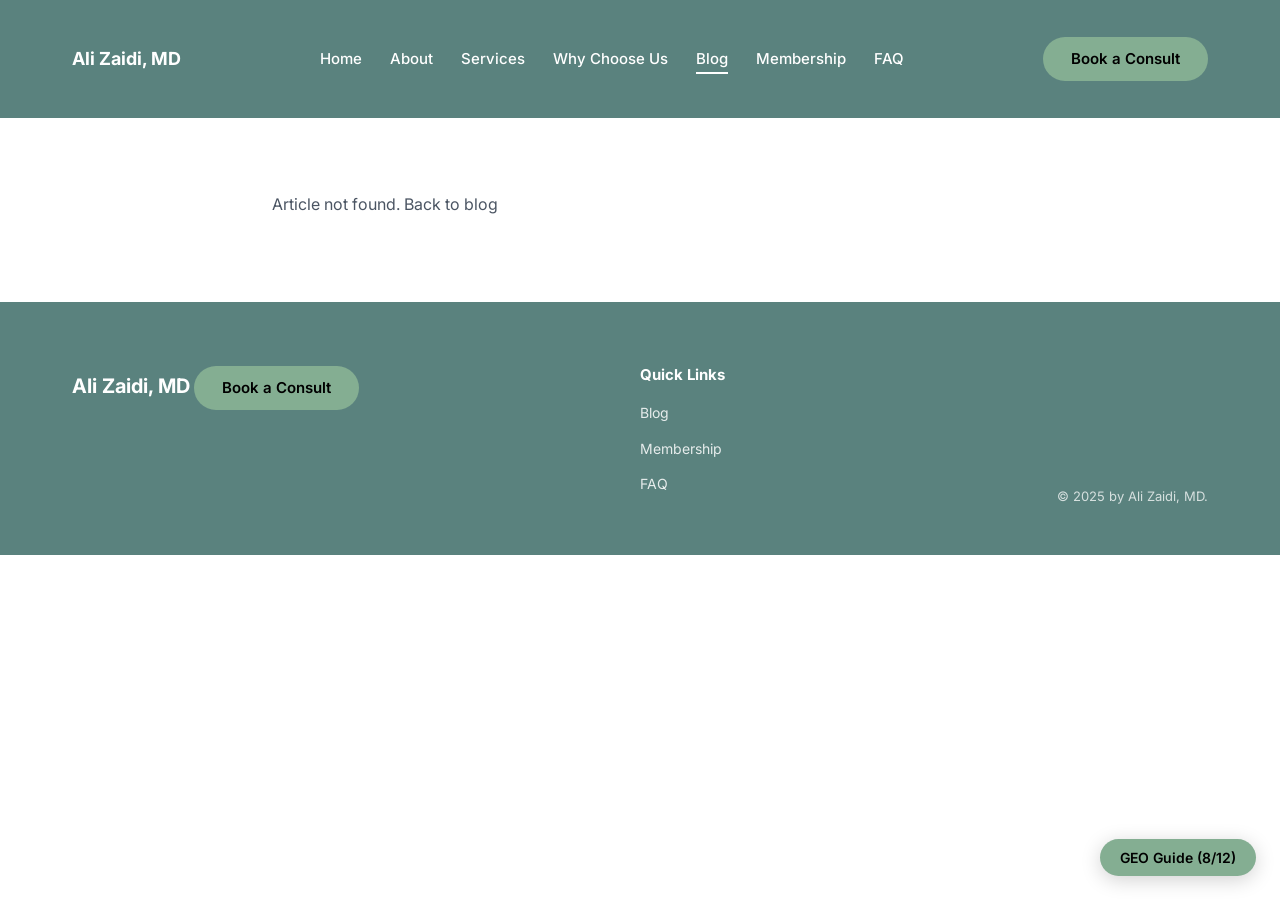
<file: post.html>
<!DOCTYPE html>
<html lang="en">
<head>
  <meta charset="UTF-8">
  <meta name="viewport" content="width=device-width, initial-scale=1.0">
  <meta name="description" content="Article by Dr. Ali Zaidi, MD">
  <title>Article | Dr. Ali Zaidi, MD</title>
  <link rel="icon" href="https://static.wixstatic.com/media/159cea_269cf6c928ac4059a3e1c75422ed921c~mv2.png/v1/fill/w_32,h_32,lg_1,usm_0.66_1.00_0.01/159cea_269cf6c928ac4059a3e1c75422ed921c~mv2.png" type="image/png">
  <link rel="apple-touch-icon" href="https://static.wixstatic.com/media/159cea_269cf6c928ac4059a3e1c75422ed921c~mv2.png/v1/fill/w_180,h_180,lg_1,usm_0.66_1.00_0.01/159cea_269cf6c928ac4059a3e1c75422ed921c~mv2.png">
  <link rel="preconnect" href="https://fonts.googleapis.com">
  <link rel="preconnect" href="https://fonts.gstatic.com" crossorigin>
  <link rel="preload" href="https://fonts.googleapis.com/css2?family=Inter:wght@400;500;600;700&display=swap" as="style">
  <link href="https://fonts.googleapis.com/css2?family=Inter:wght@400;500;600;700&display=swap" rel="stylesheet">
  <link rel="stylesheet" href="css/style.css">
</head>
<body class="subpage">

  <header id="site-header">
    <div class="container nav-wrapper">
      <a href="index.html" class="logo">Ali Zaidi, MD</a>
      <button class="nav-toggle" aria-label="Toggle navigation menu" aria-expanded="false">
        <span></span><span></span><span></span>
      </button>
      <nav class="main-nav" aria-label="Main navigation">
        <ul class="nav-links">
          <li><a href="index.html">Home</a></li>
          <li><a href="index.html#about">About</a></li>
          <li><a href="index.html#services">Services</a></li>
          <li><a href="index.html#why-choose">Why Choose Us</a></li>
          <li><a href="blog.html" class="active">Blog</a></li>
          <li><a href="index.html#membership">Membership</a></li>
          <li><a href="index.html#faq">FAQ</a></li>
        </ul>
        <a href="index.html#consult-form" class="btn btn-pill nav-mobile-cta">Book a Consult</a>
      </nav>
      <a href="index.html#consult-form" class="btn btn-pill header-cta">Book a Consult</a>
    </div>
  </header>

  <main id="main-content">
    <section class="section">
      <div class="container page-body" id="post-content"></div>
    </section>
  </main>

  <footer id="site-footer">
    <div class="container footer-grid">
      <div class="footer-brand">
        <a href="index.html" class="footer-logo">Ali Zaidi, MD</a>
        <a href="index.html#consult-form" class="btn btn-pill">Book a Consult</a>
      </div>
      <div class="footer-links-col">
        <h3>Quick Links</h3>
        <ul>
          <li><a href="blog.html">Blog</a></li>
          <li><a href="index.html#membership">Membership</a></li>
          <li><a href="index.html#faq">FAQ</a></li>
        </ul>
      </div>
      <div class="footer-credit">
        <p>&copy; 2025 by Ali Zaidi, MD.</p>
      </div>
    </div>
  </footer>

  <script src="js/config.js"></script>
  <script src="js/blog-data.js"></script>
  <script src="js/blog.js"></script>
  <script src="js/main.js"></script>
  <script src="js/geo-guide.js"></script>
</body>
</html>
</file>
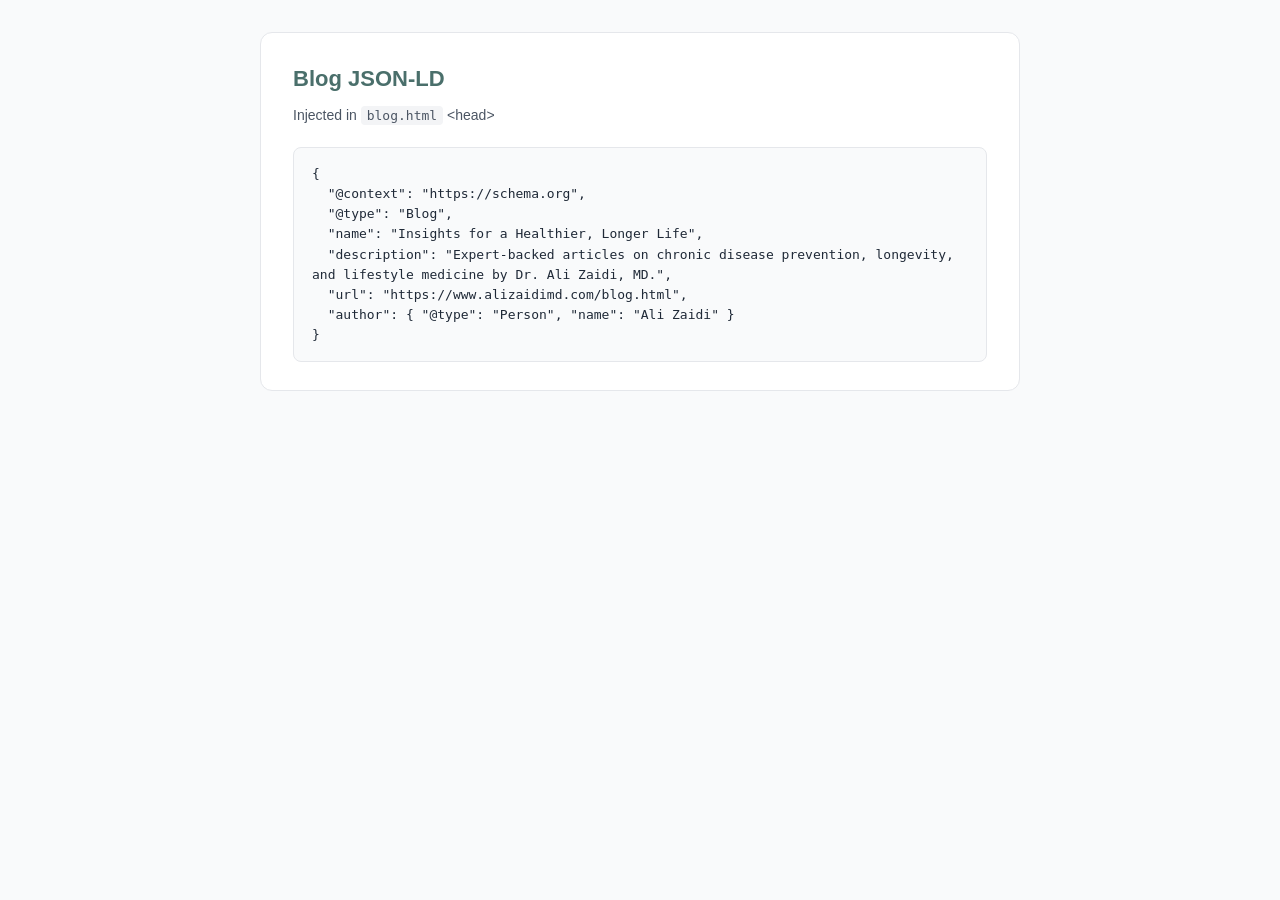
<file: geo-ref/blog-schema.html>
<!DOCTYPE html>
<html lang="en">
<head>
  <meta charset="UTF-8">
  <meta name="viewport" content="width=device-width, initial-scale=1.0">
  <meta name="robots" content="noindex">
  <title>Blog JSON-LD — GEO Reference</title>
  <link rel="stylesheet" href="geo-ref.css">
</head>
<body>
  <main>
    <h1>Blog JSON-LD</h1>
    <p class="note">Injected in <code>blog.html</code> &lt;head&gt;</p>
    <pre>{
  "@context": "https://schema.org",
  "@type": "Blog",
  "name": "Insights for a Healthier, Longer Life",
  "description": "Expert-backed articles on chronic disease prevention, longevity, and lifestyle medicine by Dr. Ali Zaidi, MD.",
  "url": "https://www.alizaidimd.com/blog.html",
  "author": { "@type": "Person", "name": "Ali Zaidi" }
}</pre>
  </main>
</body>
</html>
</file>
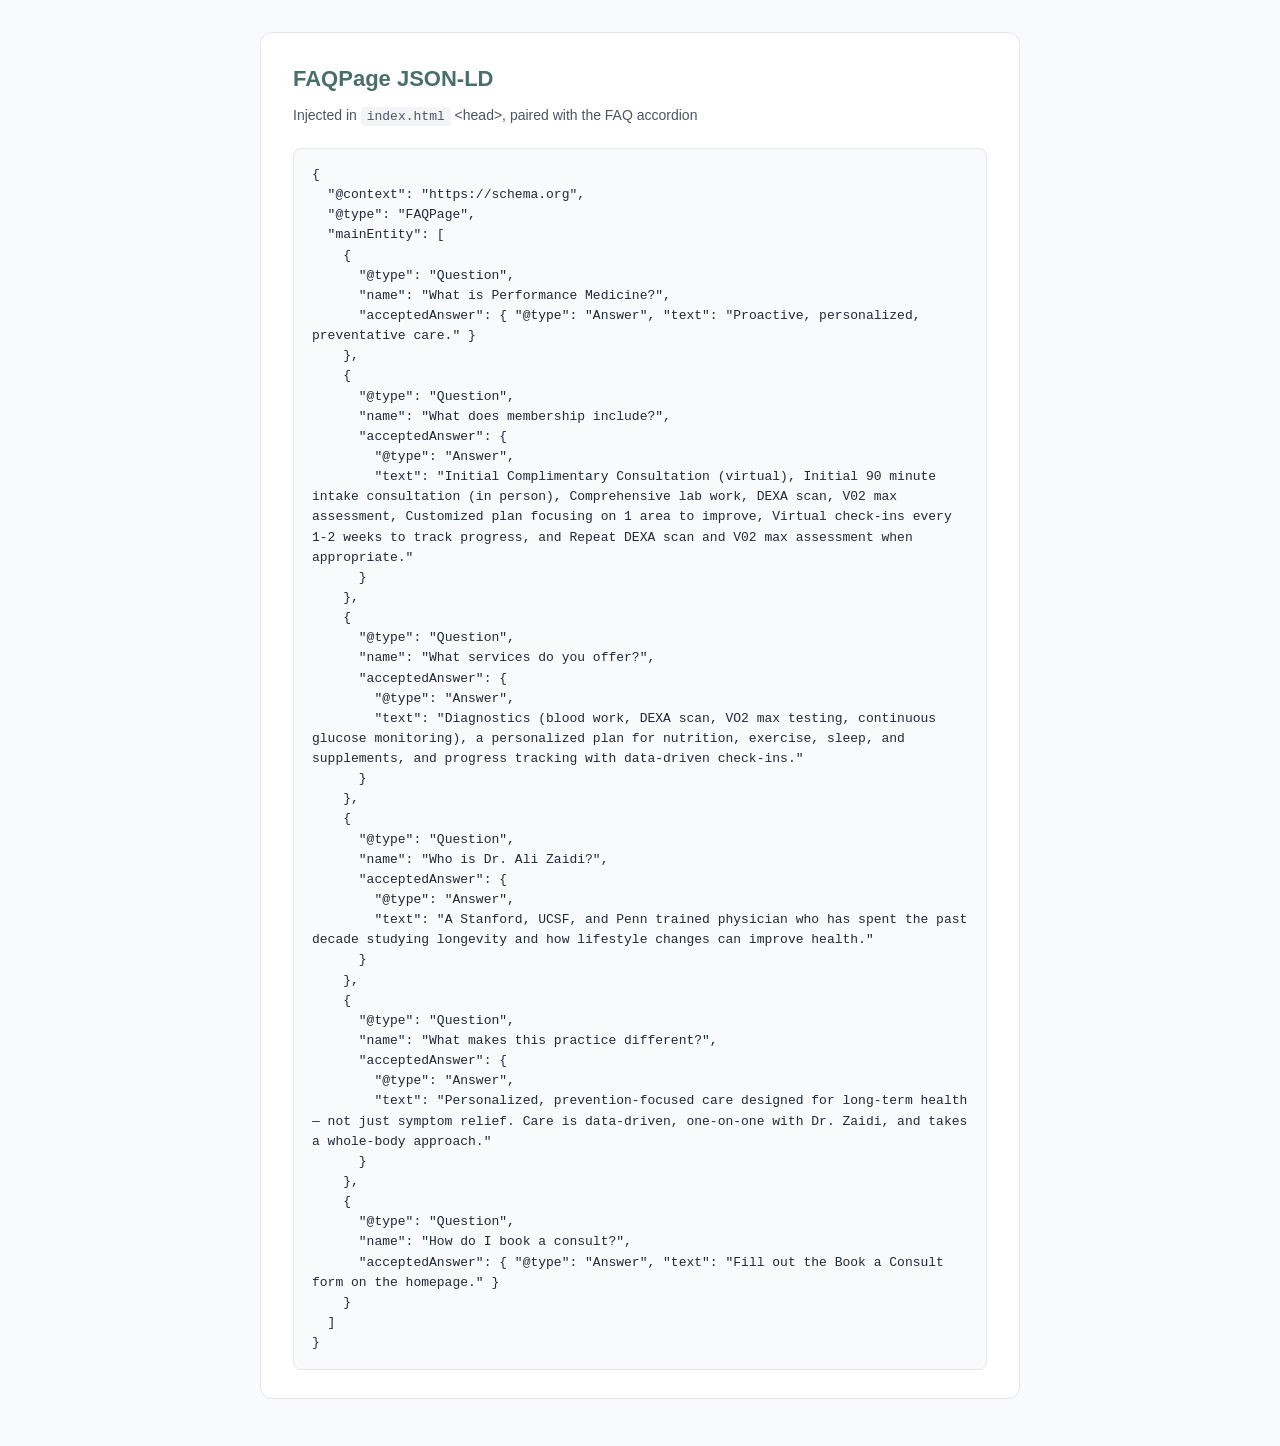
<file: geo-ref/faq-schema.html>
<!DOCTYPE html>
<html lang="en">
<head>
  <meta charset="UTF-8">
  <meta name="viewport" content="width=device-width, initial-scale=1.0">
  <meta name="robots" content="noindex">
  <title>FAQPage JSON-LD — GEO Reference</title>
  <link rel="stylesheet" href="geo-ref.css">
</head>
<body>
  <main>
    <h1>FAQPage JSON-LD</h1>
    <p class="note">Injected in <code>index.html</code> &lt;head&gt;, paired with the FAQ accordion</p>
    <pre>{
  "@context": "https://schema.org",
  "@type": "FAQPage",
  "mainEntity": [
    {
      "@type": "Question",
      "name": "What is Performance Medicine?",
      "acceptedAnswer": { "@type": "Answer", "text": "Proactive, personalized, preventative care." }
    },
    {
      "@type": "Question",
      "name": "What does membership include?",
      "acceptedAnswer": {
        "@type": "Answer",
        "text": "Initial Complimentary Consultation (virtual), Initial 90 minute intake consultation (in person), Comprehensive lab work, DEXA scan, V02 max assessment, Customized plan focusing on 1 area to improve, Virtual check-ins every 1-2 weeks to track progress, and Repeat DEXA scan and V02 max assessment when appropriate."
      }
    },
    {
      "@type": "Question",
      "name": "What services do you offer?",
      "acceptedAnswer": {
        "@type": "Answer",
        "text": "Diagnostics (blood work, DEXA scan, VO2 max testing, continuous glucose monitoring), a personalized plan for nutrition, exercise, sleep, and supplements, and progress tracking with data-driven check-ins."
      }
    },
    {
      "@type": "Question",
      "name": "Who is Dr. Ali Zaidi?",
      "acceptedAnswer": {
        "@type": "Answer",
        "text": "A Stanford, UCSF, and Penn trained physician who has spent the past decade studying longevity and how lifestyle changes can improve health."
      }
    },
    {
      "@type": "Question",
      "name": "What makes this practice different?",
      "acceptedAnswer": {
        "@type": "Answer",
        "text": "Personalized, prevention-focused care designed for long-term health — not just symptom relief. Care is data-driven, one-on-one with Dr. Zaidi, and takes a whole-body approach."
      }
    },
    {
      "@type": "Question",
      "name": "How do I book a consult?",
      "acceptedAnswer": { "@type": "Answer", "text": "Fill out the Book a Consult form on the homepage." }
    }
  ]
}</pre>
  </main>
</body>
</html>
</file>
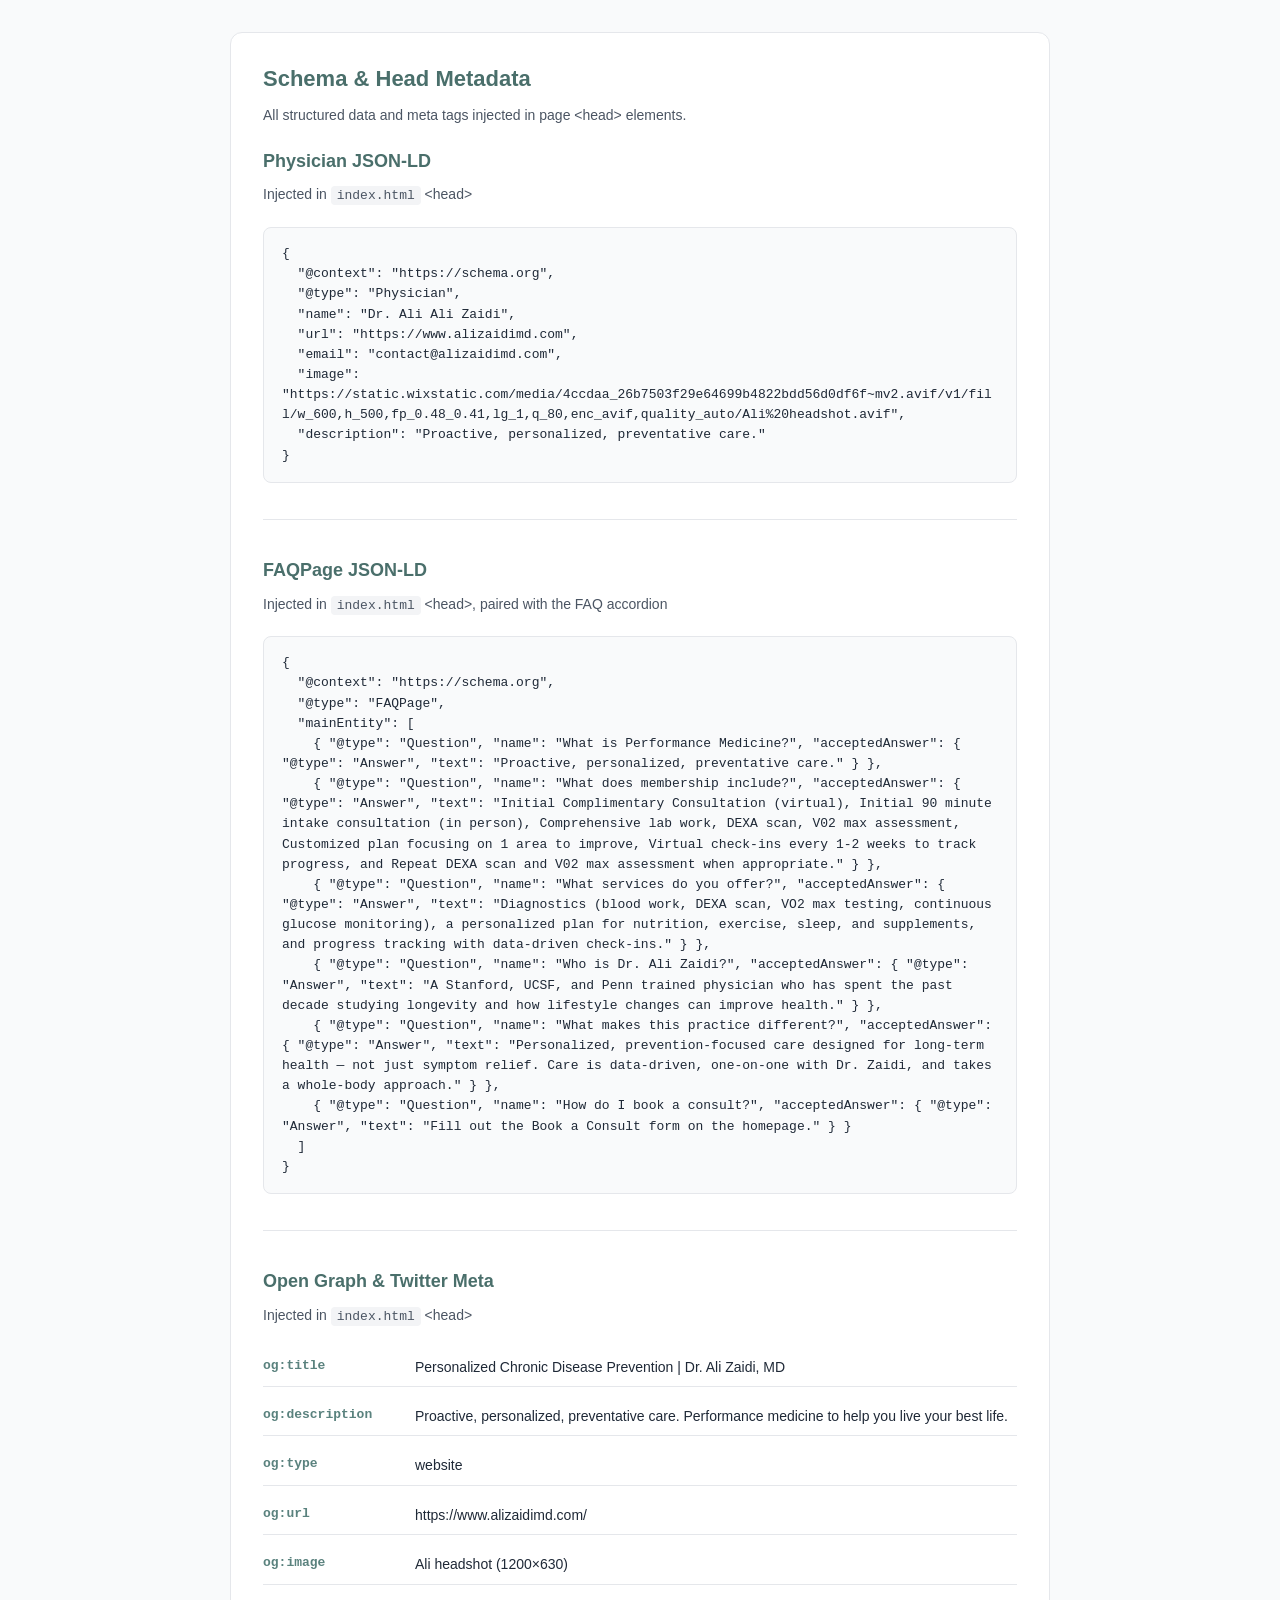
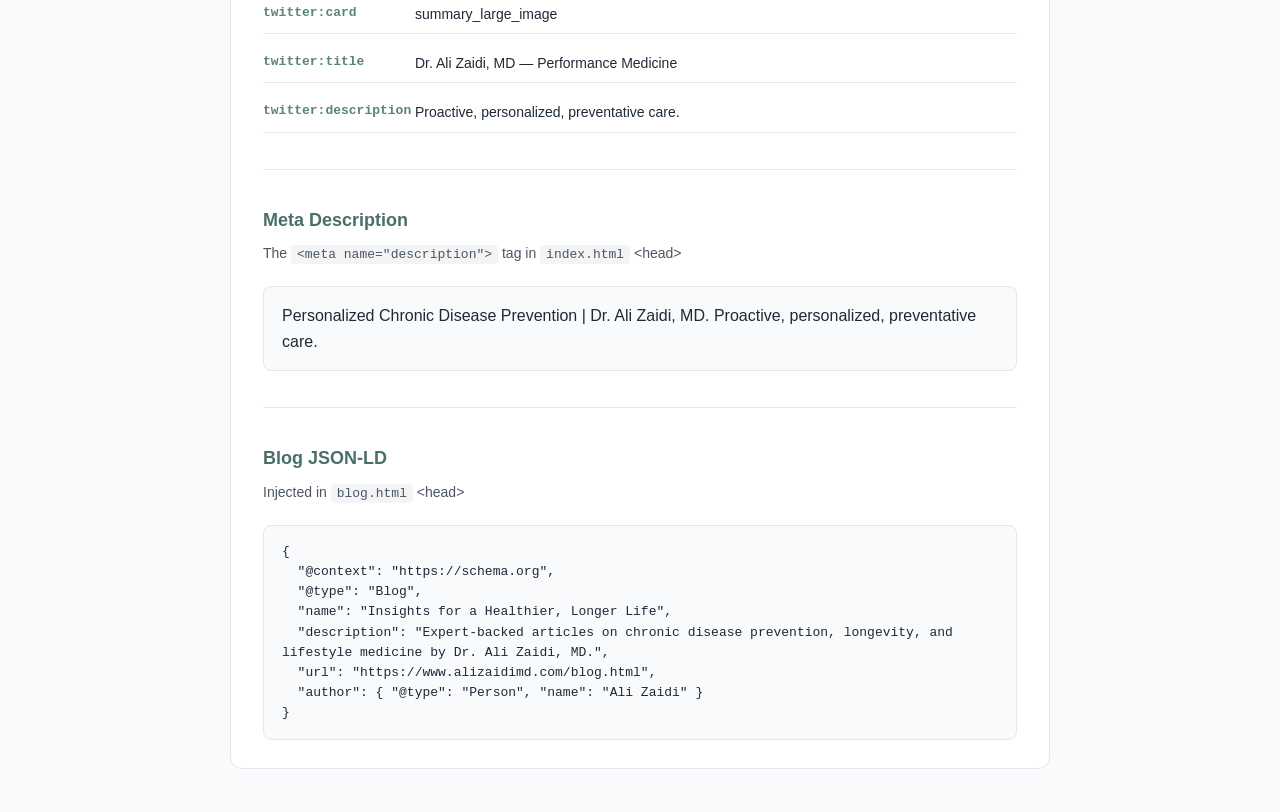
<file: geo-ref/head-metadata.html>
<!DOCTYPE html>
<html lang="en">
<head>
  <meta charset="UTF-8">
  <meta name="viewport" content="width=device-width, initial-scale=1.0">
  <meta name="robots" content="noindex">
  <title>Schema &amp; Head Metadata — GEO Reference</title>
  <link rel="stylesheet" href="geo-ref.css">
  <style>
    main { max-width: 820px; }
    section { margin-bottom: 36px; padding-bottom: 36px; border-bottom: 1px solid #e5e7eb; }
    section:last-child { margin-bottom: 0; padding-bottom: 0; border-bottom: none; }
  </style>
</head>
<body>
  <main>
    <h1>Schema &amp; Head Metadata</h1>
    <p class="note">All structured data and meta tags injected in page &lt;head&gt; elements.</p>

    <section>
      <h2>Physician JSON-LD</h2>
      <p class="note">Injected in <code>index.html</code> &lt;head&gt;</p>
      <pre>{
  "@context": "https://schema.org",
  "@type": "Physician",
  "name": "Dr. Ali Ali Zaidi",
  "url": "https://www.alizaidimd.com",
  "email": "contact@alizaidimd.com",
  "image": "https://static.wixstatic.com/media/4ccdaa_26b7503f29e64699b4822bdd56d0df6f~mv2.avif/v1/fill/w_600,h_500,fp_0.48_0.41,lg_1,q_80,enc_avif,quality_auto/Ali%20headshot.avif",
  "description": "Proactive, personalized, preventative care."
}</pre>
    </section>

    <section>
      <h2>FAQPage JSON-LD</h2>
      <p class="note">Injected in <code>index.html</code> &lt;head&gt;, paired with the FAQ accordion</p>
      <pre>{
  "@context": "https://schema.org",
  "@type": "FAQPage",
  "mainEntity": [
    { "@type": "Question", "name": "What is Performance Medicine?", "acceptedAnswer": { "@type": "Answer", "text": "Proactive, personalized, preventative care." } },
    { "@type": "Question", "name": "What does membership include?", "acceptedAnswer": { "@type": "Answer", "text": "Initial Complimentary Consultation (virtual), Initial 90 minute intake consultation (in person), Comprehensive lab work, DEXA scan, V02 max assessment, Customized plan focusing on 1 area to improve, Virtual check-ins every 1-2 weeks to track progress, and Repeat DEXA scan and V02 max assessment when appropriate." } },
    { "@type": "Question", "name": "What services do you offer?", "acceptedAnswer": { "@type": "Answer", "text": "Diagnostics (blood work, DEXA scan, VO2 max testing, continuous glucose monitoring), a personalized plan for nutrition, exercise, sleep, and supplements, and progress tracking with data-driven check-ins." } },
    { "@type": "Question", "name": "Who is Dr. Ali Zaidi?", "acceptedAnswer": { "@type": "Answer", "text": "A Stanford, UCSF, and Penn trained physician who has spent the past decade studying longevity and how lifestyle changes can improve health." } },
    { "@type": "Question", "name": "What makes this practice different?", "acceptedAnswer": { "@type": "Answer", "text": "Personalized, prevention-focused care designed for long-term health — not just symptom relief. Care is data-driven, one-on-one with Dr. Zaidi, and takes a whole-body approach." } },
    { "@type": "Question", "name": "How do I book a consult?", "acceptedAnswer": { "@type": "Answer", "text": "Fill out the Book a Consult form on the homepage." } }
  ]
}</pre>
    </section>

    <section>
      <h2>Open Graph &amp; Twitter Meta</h2>
      <p class="note">Injected in <code>index.html</code> &lt;head&gt;</p>
      <dl>
        <div><dt>og:title</dt><dd>Personalized Chronic Disease Prevention | Dr. Ali Zaidi, MD</dd></div>
        <div><dt>og:description</dt><dd>Proactive, personalized, preventative care. Performance medicine to help you live your best life.</dd></div>
        <div><dt>og:type</dt><dd>website</dd></div>
        <div><dt>og:url</dt><dd>https://www.alizaidimd.com/</dd></div>
        <div><dt>og:image</dt><dd>Ali headshot (1200×630)</dd></div>
        <div><dt>twitter:card</dt><dd>summary_large_image</dd></div>
        <div><dt>twitter:title</dt><dd>Dr. Ali Zaidi, MD — Performance Medicine</dd></div>
        <div><dt>twitter:description</dt><dd>Proactive, personalized, preventative care.</dd></div>
      </dl>
    </section>

    <section>
      <h2>Meta Description</h2>
      <p class="note">The <code>&lt;meta name="description"&gt;</code> tag in <code>index.html</code> &lt;head&gt;</p>
      <p class="value">Personalized Chronic Disease Prevention | Dr. Ali Zaidi, MD. Proactive, personalized, preventative care.</p>
    </section>

    <section>
      <h2>Blog JSON-LD</h2>
      <p class="note">Injected in <code>blog.html</code> &lt;head&gt;</p>
      <pre>{
  "@context": "https://schema.org",
  "@type": "Blog",
  "name": "Insights for a Healthier, Longer Life",
  "description": "Expert-backed articles on chronic disease prevention, longevity, and lifestyle medicine by Dr. Ali Zaidi, MD.",
  "url": "https://www.alizaidimd.com/blog.html",
  "author": { "@type": "Person", "name": "Ali Zaidi" }
}</pre>
    </section>
  </main>
</body>
</html>
</file>
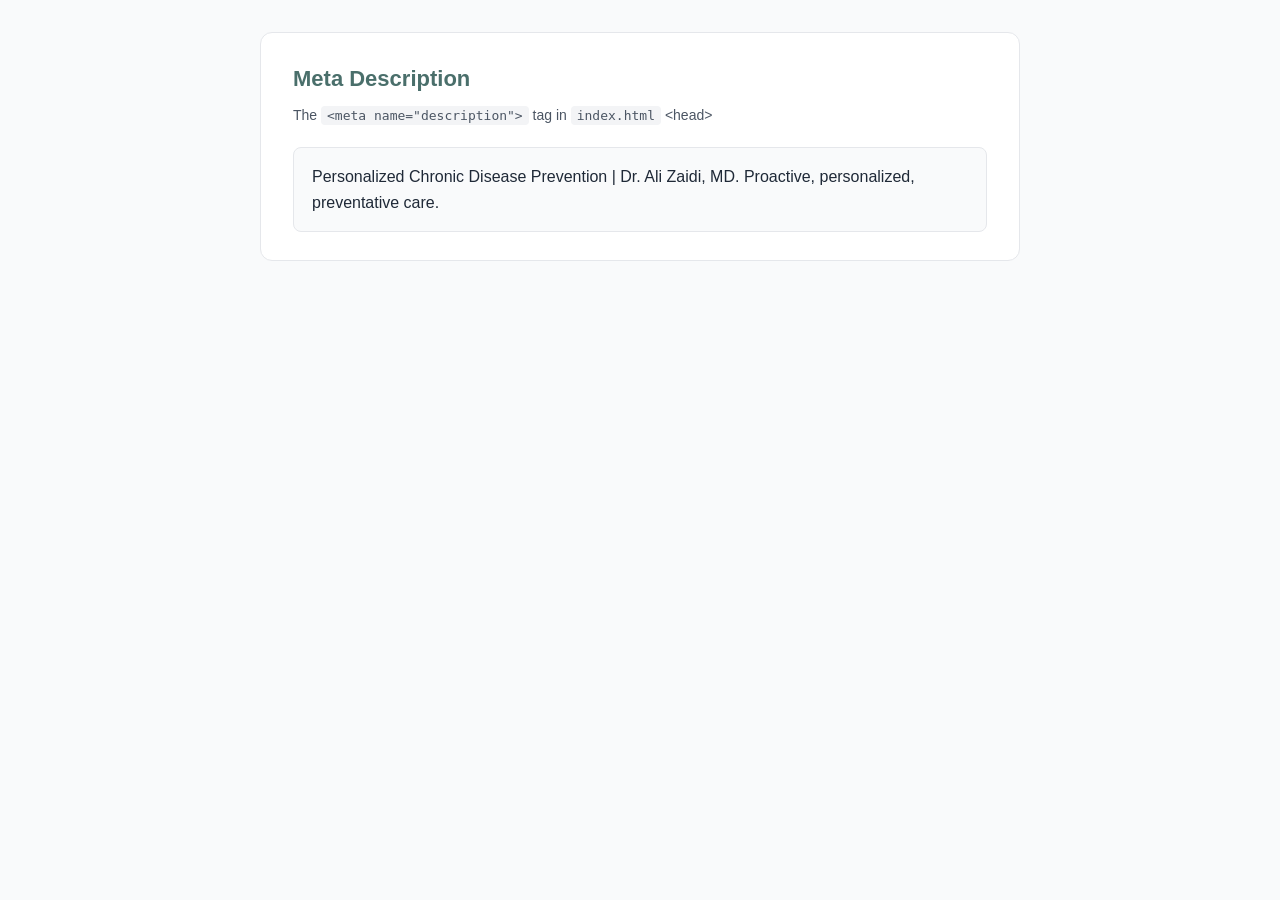
<file: geo-ref/meta-description.html>
<!DOCTYPE html>
<html lang="en">
<head>
  <meta charset="UTF-8">
  <meta name="viewport" content="width=device-width, initial-scale=1.0">
  <meta name="robots" content="noindex">
  <title>Meta Description — GEO Reference</title>
  <link rel="stylesheet" href="geo-ref.css">
</head>
<body>
  <main>
    <h1>Meta Description</h1>
    <p class="note">The <code>&lt;meta name="description"&gt;</code> tag in <code>index.html</code> &lt;head&gt;</p>
    <p class="value">Personalized Chronic Disease Prevention | Dr. Ali Zaidi, MD. Proactive, personalized, preventative care.</p>
  </main>
</body>
</html>
</file>
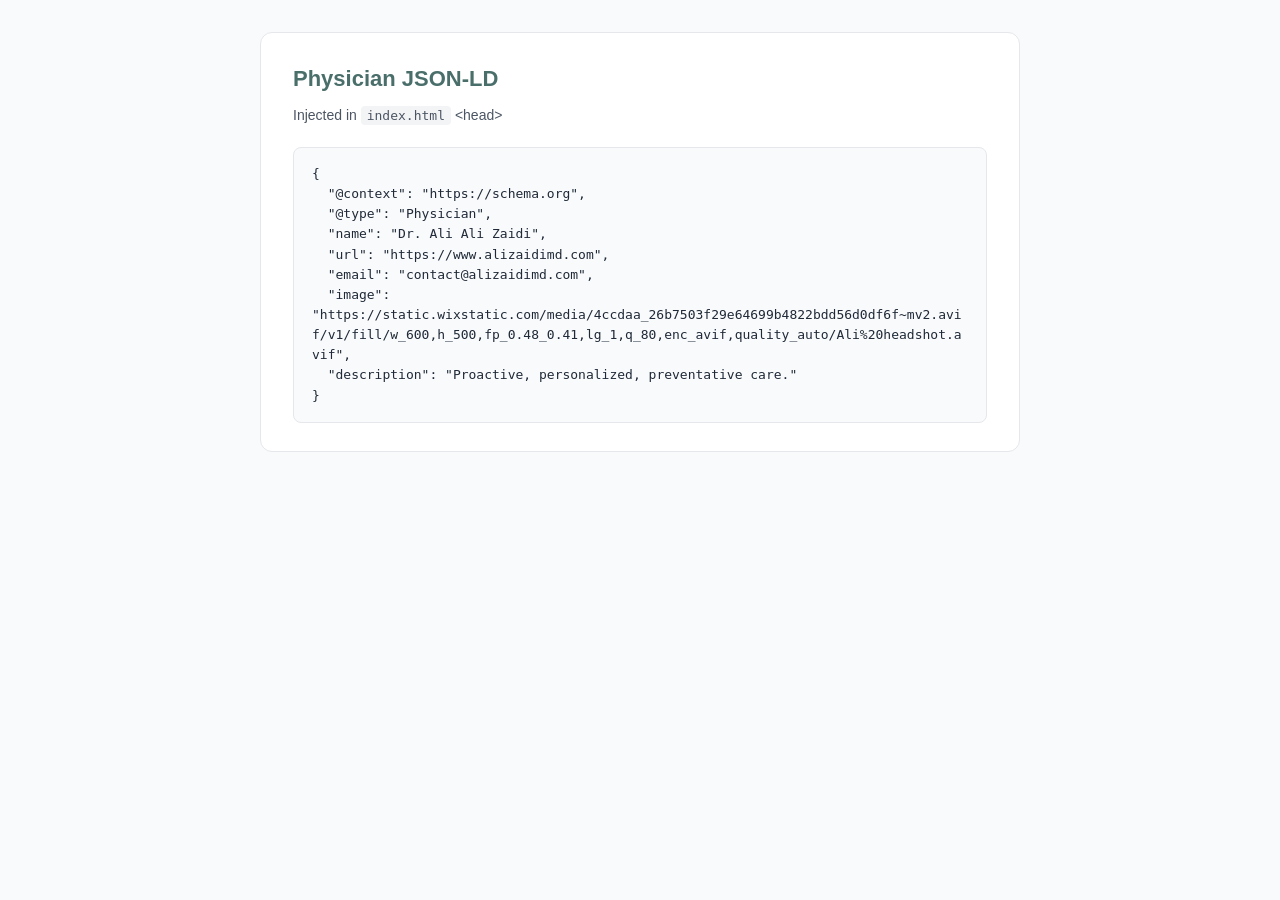
<file: geo-ref/physician-jsonld.html>
<!DOCTYPE html>
<html lang="en">
<head>
  <meta charset="UTF-8">
  <meta name="viewport" content="width=device-width, initial-scale=1.0">
  <meta name="robots" content="noindex">
  <title>Physician JSON-LD — GEO Reference</title>
  <link rel="stylesheet" href="geo-ref.css">
</head>
<body>
  <main>
    <h1>Physician JSON-LD</h1>
    <p class="note">Injected in <code>index.html</code> &lt;head&gt;</p>
    <pre>{
  "@context": "https://schema.org",
  "@type": "Physician",
  "name": "Dr. Ali Ali Zaidi",
  "url": "https://www.alizaidimd.com",
  "email": "contact@alizaidimd.com",
  "image": "https://static.wixstatic.com/media/4ccdaa_26b7503f29e64699b4822bdd56d0df6f~mv2.avif/v1/fill/w_600,h_500,fp_0.48_0.41,lg_1,q_80,enc_avif,quality_auto/Ali%20headshot.avif",
  "description": "Proactive, personalized, preventative care."
}</pre>
  </main>
</body>
</html>
</file>
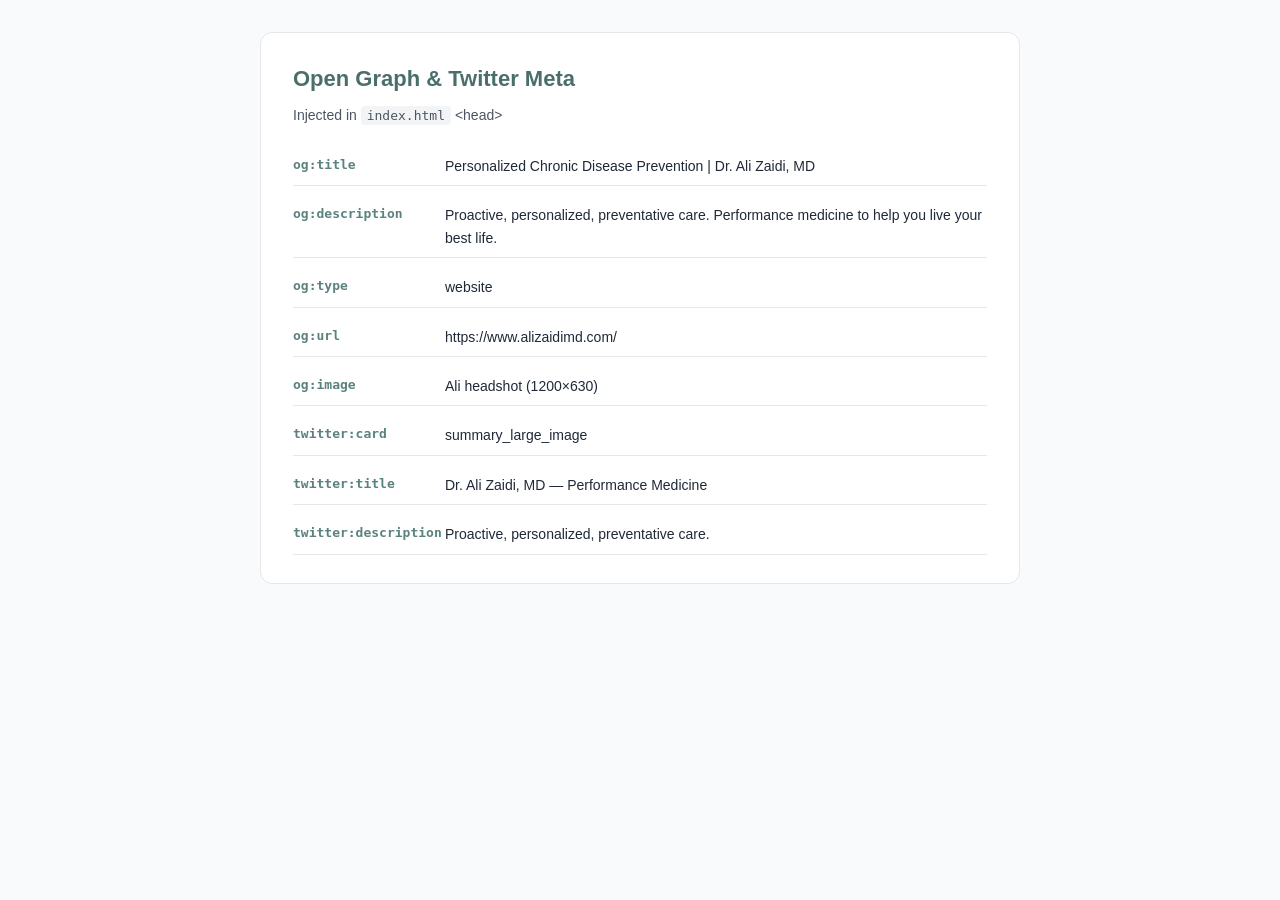
<file: geo-ref/social-meta.html>
<!DOCTYPE html>
<html lang="en">
<head>
  <meta charset="UTF-8">
  <meta name="viewport" content="width=device-width, initial-scale=1.0">
  <meta name="robots" content="noindex">
  <title>Open Graph &amp; Twitter Meta — GEO Reference</title>
  <link rel="stylesheet" href="geo-ref.css">
</head>
<body>
  <main>
    <h1>Open Graph &amp; Twitter Meta</h1>
    <p class="note">Injected in <code>index.html</code> &lt;head&gt;</p>
    <dl>
      <div><dt>og:title</dt><dd>Personalized Chronic Disease Prevention | Dr. Ali Zaidi, MD</dd></div>
      <div><dt>og:description</dt><dd>Proactive, personalized, preventative care. Performance medicine to help you live your best life.</dd></div>
      <div><dt>og:type</dt><dd>website</dd></div>
      <div><dt>og:url</dt><dd>https://www.alizaidimd.com/</dd></div>
      <div><dt>og:image</dt><dd>Ali headshot (1200×630)</dd></div>
      <div><dt>twitter:card</dt><dd>summary_large_image</dd></div>
      <div><dt>twitter:title</dt><dd>Dr. Ali Zaidi, MD — Performance Medicine</dd></div>
      <div><dt>twitter:description</dt><dd>Proactive, personalized, preventative care.</dd></div>
    </dl>
  </main>
</body>
</html>
</file>
<file: css/style.css>
/* Ali Zaidi MD – matched to alizaidimd.com */

:root {
  --brand: #5a827e;
  --brand-dark: #4a6f6b;
  --btn: #84ae92;
  --btn-hover: #75a082;
  --text: #1f2937;
  --text-muted: #4b5563;
  --white: #ffffff;
  --off-white: #f9fafb;
  --light-gray: #f3f4f6;
  --services-overlay: rgba(30, 42, 54, 0.78);
  --radius-card: 18px;
  --radius-pill: 55px;
  --header-h: 118px;
  --font: 'Inter', system-ui, -apple-system, BlinkMacSystemFont, 'Segoe UI', Helvetica, Arial, sans-serif;
  --transition: 0.25s ease;
}

*, *::before, *::after { box-sizing: border-box; margin: 0; padding: 0; }

html {
  scroll-behavior: smooth;
  scroll-padding-top: var(--header-h);
}

body {
  font-family: var(--font);
  font-size: 16px;
  line-height: 1.6;
  color: var(--text);
  background: var(--white);
  -webkit-font-smoothing: antialiased;
}

body.nav-open { overflow: hidden; }

img { max-width: 100%; height: auto; display: block; }
a { color: inherit; text-decoration: none; }
ul { list-style: none; }

h1, h2, h3, h4 {
  font-family: var(--font);
  font-weight: 700;
  color: var(--text);
  line-height: 1.2;
}

.container {
  width: 100%;
  max-width: 1200px;
  margin: 0 auto;
  padding: 0 32px;
}

.section { padding: 72px 0; }
.text-accent { color: var(--brand); }

/* Buttons */
.btn {
  display: inline-block;
  font-family: var(--font);
  font-size: 15px;
  font-weight: 600;
  text-align: center;
  border: none;
  cursor: pointer;
  transition: background var(--transition), transform var(--transition);
}

.btn-pill {
  padding: 10px 28px;
  background: var(--btn);
  color: #000;
  border-radius: var(--radius-pill);
}

.btn-pill:hover,
.btn-pill:focus {
  background: var(--btn-hover);
  transform: translateY(-1px);
}

.btn-full { width: 100%; padding-top: 12px; padding-bottom: 12px; }

.label-required::after {
  content: ' *';
  color: rgba(255, 255, 255, 0.85);
}

/* ========== HEADER ========== */
#site-header {
  position: sticky;
  top: 0;
  z-index: 1000;
  background: var(--brand);
  height: var(--header-h);
}

.nav-wrapper {
  display: flex;
  align-items: center;
  justify-content: space-between;
  height: var(--header-h);
  gap: 20px;
}

.logo {
  font-size: 18px;
  font-weight: 700;
  color: var(--white);
  white-space: nowrap;
}

.main-nav {
  flex: 1;
  display: flex;
  justify-content: center;
  align-items: center;
}

.nav-links {
  display: flex;
  gap: 28px;
}

.nav-links a {
  color: var(--white);
  font-size: 15px;
  font-weight: 500;
  padding-bottom: 4px;
  border-bottom: 2px solid transparent;
  transition: border-color var(--transition);
}

.nav-links a:hover,
.nav-links a.active {
  border-bottom-color: var(--white);
}

.nav-mobile-cta { display: none; }

.nav-toggle {
  display: none;
  flex-direction: column;
  gap: 5px;
  background: none;
  border: none;
  cursor: pointer;
  padding: 4px;
  z-index: 1002;
}

.nav-toggle span {
  display: block;
  width: 24px;
  height: 2px;
  background: var(--white);
  transition: transform var(--transition), opacity var(--transition);
}

.nav-toggle.active span:nth-child(1) { transform: translateY(7px) rotate(45deg); }
.nav-toggle.active span:nth-child(2) { opacity: 0; }
.nav-toggle.active span:nth-child(3) { transform: translateY(-7px) rotate(-45deg); }

/* ========== HERO SLIDESHOW ========== */
.hero-slideshow {
  position: relative;
  min-height: 520px;
  display: flex;
  align-items: center;
  justify-content: center;
  overflow: hidden;
}

.hero-slideshow-img {
  position: absolute;
  inset: 0;
  width: 100%;
  height: 100%;
  object-fit: cover;
}

.hero-slideshow-overlay {
  position: absolute;
  inset: 0;
  background: rgba(0, 0, 0, 0.35);
}

.hero-slideshow-content {
  position: relative;
  z-index: 1;
  text-align: center;
  color: var(--white);
  padding: 80px 32px;
}

.hero-slideshow-content h1 {
  font-size: clamp(42px, 7vw, 75px);
  color: var(--white);
  margin-bottom: 16px;
  letter-spacing: -0.02em;
}

.hero-slideshow-tagline {
  font-size: clamp(16px, 2.5vw, 22px);
  font-weight: 700;
  color: var(--white);
}

/* ========== TESTIMONIAL ========== */
.testimonial-section {
  background: var(--off-white);
  padding: 40px 0;
  text-align: center;
}

.testimonial-slide p {
  font-size: 18px;
  font-style: italic;
  color: var(--text-muted);
  max-width: 640px;
  margin: 0 auto 12px;
  line-height: 1.7;
}

.testimonial-slide cite {
  font-style: normal;
  font-weight: 600;
  font-size: 15px;
  color: var(--text);
}

/* ========== PERFORMANCE MEDICINE HERO ========== */
#hero {
  position: relative;
  padding: 80px 0 100px;
  overflow: hidden;
  background: #e4e4e4;
}

.hero-stripes {
  position: absolute;
  inset: 0;
  background:
    linear-gradient(128deg, transparent 22%, rgba(255,255,255,0.92) 22%, rgba(255,255,255,0.92) 38%, transparent 38%),
    linear-gradient(128deg, transparent 48%, rgba(255,255,255,0.7) 48%, rgba(255,255,255,0.7) 62%, transparent 62%),
    linear-gradient(128deg, transparent 8%, rgba(255,255,255,0.55) 8%, rgba(255,255,255,0.55) 18%, transparent 18%),
    linear-gradient(165deg, #e8e8e8 0%, #f6f6f6 45%, #eaeaea 100%);
  pointer-events: none;
}

.hero-inner {
  position: relative;
  text-align: center;
  max-width: 720px;
}

.hero-title {
  font-size: clamp(48px, 8vw, 90px);
  font-weight: 700;
  color: var(--text);
  margin-bottom: 12px;
  letter-spacing: -0.02em;
}

.hero-subtitle {
  font-size: clamp(16px, 2.5vw, 22px);
  font-weight: 700;
  color: var(--text);
  margin-bottom: 48px;
}

.guide-card {
  background: var(--brand);
  border-radius: 31px;
  padding: 48px 56px;
  text-align: center;
  color: var(--white);
}

.guide-card-title {
  font-size: clamp(20px, 3vw, 28px);
  font-weight: 700;
  color: var(--white);
  margin-bottom: 16px;
}

.guide-card-text {
  font-size: 17px;
  line-height: 1.65;
  margin-bottom: 28px;
  color: rgba(255,255,255,0.95);
}

/* ========== ABOUT ========== */
#about { background: var(--white); }

.about-grid {
  display: grid;
  grid-template-columns: 1fr 1.15fr;
  gap: 56px;
  align-items: center;
}

.about-image img {
  width: 100%;
  border-radius: var(--radius-card);
  object-fit: cover;
}

.about-text h2 {
  font-size: clamp(28px, 4vw, 42px);
  margin-bottom: 24px;
  line-height: 1.25;
}

.about-text p {
  font-size: 16px;
  color: var(--text-muted);
  margin-bottom: 16px;
  line-height: 1.75;
}

.about-credentials {
  font-size: 14px;
  font-weight: 500;
  color: var(--text-muted);
  margin-bottom: 16px !important;
}

.service-col .term-note {
  display: block;
  font-size: 13px;
  color: rgba(255,255,255,0.65);
  font-weight: 400;
  margin-top: 2px;
}

.membership-note {
  text-align: center;
  margin-top: 32px;
  font-size: 15px;
  color: var(--text-muted);
}

.membership-note a {
  color: var(--brand);
  text-decoration: underline;
}

.consult-intro {
  font-size: 15px;
  line-height: 1.65;
  color: rgba(255,255,255,0.9);
  margin-bottom: 24px;
  max-width: 420px;
}

.blog-page-subheading {
  font-size: clamp(24px, 3vw, 32px);
  margin-bottom: 32px;
}

.blog-grid-all {
  grid-template-columns: repeat(3, 1fr);
}

.post-article h1 {
  font-size: clamp(28px, 4vw, 40px);
  margin-bottom: 24px;
  line-height: 1.25;
}

.post-meta {
  font-size: 14px;
  color: var(--text-muted);
  margin-bottom: 12px;
}

.post-hero-image {
  margin-bottom: 32px;
  border-radius: var(--radius-card);
  overflow: hidden;
}

.post-hero-image img {
  width: 100%;
  max-height: 480px;
  object-fit: cover;
}

.post-body p {
  font-size: 17px;
  line-height: 1.8;
  color: var(--text-muted);
  margin-bottom: 20px;
}

.post-canonical {
  margin-top: 32px;
  padding-top: 24px;
  border-top: 1px solid #e5e7eb;
  font-size: 14px !important;
}

.post-canonical a {
  color: var(--brand);
  text-decoration: underline;
}

.post-back {
  margin-top: 40px;
}

.post-back a {
  color: var(--brand);
  font-weight: 600;
  text-decoration: underline;
}

.best-fit-lead {
  font-size: 18px;
  line-height: 1.7;
  color: var(--text-muted);
  margin-bottom: 32px;
  padding-bottom: 32px;
  border-bottom: 1px solid #e5e7eb;
}

/* ========== SERVICES ========== */
#services {
  position: relative;
  padding: 72px 0;
  color: var(--white);
}

.services-bg {
  position: absolute;
  inset: 0;
}

.services-bg::before {
  content: '';
  position: absolute;
  inset: 0;
  background: url('https://static.wixstatic.com/media/11062b_70e1c9939f43477fb75003831339d570~mv2.jpeg/v1/fill/w_1920,h_700,al_c,q_90,usm_0.66_1.00_0.01,enc_avif,quality_auto/11062b_70e1c9939f43477fb75003831339d570~mv2.jpeg') center/cover no-repeat;
  filter: saturate(0.85) brightness(0.92);
}

.services-bg::after {
  content: '';
  position: absolute;
  inset: 0;
  background: var(--services-overlay);
}

.services-inner { position: relative; z-index: 1; }

.services-heading {
  text-align: center;
  font-size: clamp(28px, 4vw, 42px);
  color: var(--white);
  margin-bottom: 48px;
}

.services-grid {
  display: grid;
  grid-template-columns: repeat(3, 1fr);
  gap: 0;
}

.service-col { padding: 0 32px; }

.service-col:not(:first-child) {
  border-left: 1px solid rgba(255,255,255,0.25);
}

.service-col h4 {
  font-size: 20px;
  font-weight: 700;
  color: var(--white);
  margin-bottom: 12px;
}

.service-intro {
  font-size: 15px;
  color: rgba(255,255,255,0.85);
  margin-bottom: 12px;
  line-height: 1.6;
}

.service-col ul li {
  font-size: 15px;
  color: rgba(255,255,255,0.9);
  padding-left: 14px;
  position: relative;
  margin-bottom: 6px;
  line-height: 1.55;
}

.service-col ul li::before {
  content: '•';
  position: absolute;
  left: 0;
  color: rgba(255,255,255,0.7);
}

/* ========== OUTSMART CHRONIC DISEASE ========== */
#chronic-callout { padding: 0; }

.chronic-grid {
  display: grid;
  grid-template-columns: 1fr 1fr;
  min-height: 420px;
}

.chronic-content {
  background: var(--brand);
  color: var(--white);
  display: flex;
  flex-direction: column;
  justify-content: center;
  align-items: center;
  text-align: center;
  padding: 56px 48px;
}

.chronic-content h2 {
  font-size: clamp(28px, 4vw, 42px);
  color: var(--white);
  margin-bottom: 20px;
}

.chronic-content p {
  font-size: 16px;
  line-height: 1.7;
  max-width: 440px;
  margin-bottom: 32px;
  color: rgba(255,255,255,0.95);
}

.chronic-image { overflow: hidden; }

.chronic-image img {
  width: 100%;
  height: 100%;
  object-fit: cover;
}

/* ========== MEMBERSHIP ========== */
#membership { background: var(--white); }

.membership-heading {
  text-align: center;
  font-size: clamp(28px, 4vw, 42px);
  margin-bottom: 48px;
}

.membership-grid {
  display: grid;
  grid-template-columns: 1fr 1fr;
  gap: 48px;
  align-items: start;
}

.membership-image img {
  width: 100%;
  border-radius: var(--radius-card);
  object-fit: cover;
  aspect-ratio: 4/5;
}

.membership-items {
  display: flex;
  flex-direction: column;
  gap: 12px;
}

.membership-item {
  border: 1px solid #d1d5db;
  border-radius: 8px;
  padding: 18px 20px;
  text-align: center;
  font-size: 15px;
  font-weight: 500;
  color: var(--text);
  background: var(--white);
  transition: background var(--transition);
  flex-shrink: 0;
}

.membership-item:hover { background: var(--off-white); }

.membership-dots {
  display: none;
  justify-content: center;
  gap: 8px;
  margin-top: 20px;
}

.membership-dot {
  width: 8px;
  height: 8px;
  border-radius: 50%;
  border: none;
  background: #d1d5db;
  cursor: pointer;
  padding: 0;
}

.membership-dot.active { background: var(--brand); }

/* ========== WHY CHOOSE ========== */
#why-choose { background: var(--off-white); }

.why-header {
  text-align: center;
  max-width: 640px;
  margin: 0 auto 48px;
}

.why-header h2 {
  font-size: clamp(28px, 4vw, 36px);
  margin-bottom: 12px;
}

.why-header p {
  font-size: 16px;
  color: var(--text-muted);
}

.why-grid {
  display: grid;
  grid-template-columns: 1fr 1fr;
  gap: 40px;
  align-items: start;
}

.why-image img {
  width: 100%;
  border-radius: var(--radius-card);
  object-fit: cover;
}

.why-features {
  display: flex;
  flex-direction: column;
  gap: 16px;
}

.why-card {
  display: flex;
  gap: 20px;
  align-items: flex-start;
  background: var(--white);
  border: 1px solid #e5e7eb;
  border-radius: var(--radius-card);
  padding: 24px;
}

.why-icon {
  flex-shrink: 0;
  width: 48px;
  height: 48px;
  color: var(--text-muted);
}

.why-icon img {
  width: 100%;
  height: 100%;
  filter: brightness(0) saturate(100%) invert(35%) sepia(8%) saturate(600%) hue-rotate(118deg);
}

.why-card h4 {
  font-size: 17px;
  font-weight: 700;
  margin-bottom: 6px;
}

.why-card p {
  font-size: 14px;
  color: var(--text-muted);
  line-height: 1.65;
}

/* ========== BLOG ========== */
#blog { background: var(--white); }

.blog-header {
  display: grid;
  grid-template-columns: 1fr 1fr;
  gap: 40px;
  align-items: start;
  margin-bottom: 40px;
}

.blog-header h2 {
  font-size: clamp(28px, 4vw, 42px);
  line-height: 1.2;
}

.blog-header-right p {
  font-size: 15px;
  color: var(--text-muted);
  line-height: 1.7;
  margin-bottom: 20px;
}

.blog-grid {
  display: grid;
  grid-template-columns: repeat(3, 1fr);
  gap: 24px;
}

.blog-card {
  position: relative;
  display: block;
  border-radius: var(--radius-card);
  overflow: hidden;
  aspect-ratio: 1;
}

.blog-card img {
  width: 100%;
  height: 100%;
  object-fit: cover;
  transition: transform 0.4s ease;
}

.blog-card::after {
  content: '';
  position: absolute;
  inset: 0;
  background: linear-gradient(to bottom, rgba(0,0,0,0.55) 0%, transparent 35%, transparent 55%, rgba(0,0,0,0.7) 100%);
  pointer-events: none;
}

.blog-card:hover img { transform: scale(1.04); }

.blog-overlay {
  position: absolute;
  inset: 0;
  z-index: 1;
  display: flex;
  flex-direction: column;
  justify-content: space-between;
  padding: 20px;
  pointer-events: none;
}

.blog-meta {
  font-size: 13px;
  color: rgba(255,255,255,0.9);
  font-weight: 500;
}

.blog-overlay h3 {
  font-size: clamp(15px, 2vw, 20px);
  font-weight: 600;
  color: var(--white);
  line-height: 1.35;
}

/* ========== BIOMARKER GUIDE ========== */
#biomarker-guide { background: var(--light-gray); }

.guide-grid {
  display: grid;
  grid-template-columns: 1fr 1fr;
  gap: 48px;
  align-items: center;
}

.guide-copy h2 {
  font-size: clamp(28px, 4vw, 36px);
  margin-bottom: 16px;
}

.guide-copy > p {
  font-size: 16px;
  color: var(--text-muted);
  margin-bottom: 8px;
}

.guide-benefits { margin-top: 24px; }

.guide-benefits li {
  position: relative;
  padding-left: 28px;
  margin-bottom: 10px;
  font-size: 15px;
  color: var(--text-muted);
  line-height: 1.5;
}

.guide-benefits li::before {
  content: '✔';
  position: absolute;
  left: 0;
  color: var(--brand);
  font-size: 14px;
}

.guide-form-panel {
  background: var(--brand);
  color: var(--white);
  padding: 40px;
  border-radius: var(--radius-card);
}

.guide-form-panel h2 {
  font-size: 22px;
  color: var(--white);
  margin-bottom: 8px;
}

.guide-form-sub {
  font-size: 14px;
  margin-bottom: 24px;
  color: rgba(255,255,255,0.9);
}

#guide-form input {
  width: 100%;
  padding: 14px 16px;
  margin-bottom: 12px;
  border: none;
  border-radius: 8px;
  font-family: var(--font);
  font-size: 15px;
  background: var(--white);
  color: var(--text);
}

#guide-form input:focus {
  outline: 2px solid var(--btn);
  outline-offset: 1px;
}

#guide-form input.error { outline: 2px solid #ef4444; }

/* ========== CONSULT FORM ========== */
#consult-form { padding: 0; }

.consult-grid {
  display: grid;
  grid-template-columns: 1fr 1fr;
  min-height: 600px;
}

.consult-panel {
  background: var(--brand);
  color: var(--white);
  padding: 56px 48px;
}

.consult-panel h2 {
  font-size: clamp(32px, 5vw, 42px);
  color: var(--white);
  margin-bottom: 32px;
}

.consult-panel label {
  display: block;
  font-size: 13px;
  font-weight: 500;
  margin-bottom: 6px;
  color: rgba(255,255,255,0.95);
}

.consult-panel input,
.consult-panel textarea {
  width: 100%;
  padding: 12px 14px;
  border: none;
  border-radius: 8px;
  font-family: var(--font);
  font-size: 15px;
  background: var(--white);
  color: var(--text);
  margin-bottom: 4px;
}

.consult-panel input:focus,
.consult-panel textarea:focus {
  outline: 2px solid var(--btn);
  outline-offset: 1px;
}

.consult-panel input.error,
.consult-panel textarea.error { outline: 2px solid #ef4444; }

.form-row {
  display: grid;
  grid-template-columns: 1fr 1fr;
  gap: 16px;
  margin-bottom: 12px;
}

.form-group { margin-bottom: 12px; }

.consult-panel .btn-pill { margin-top: 16px; }

.consult-image { overflow: hidden; }

.consult-image img {
  width: 100%;
  height: 100%;
  object-fit: cover;
}

.form-message {
  margin-top: 12px;
  font-size: 14px;
  min-height: 20px;
}

.form-message.success { color: #bbf7d0; font-weight: 600; }
.form-message.error { color: #fecaca; }

#guide-form .form-message.success { color: #d1fae5; }
#guide-form .form-message.error { color: #fecaca; }

/* ========== FOOTER ========== */
#site-footer {
  background: var(--brand);
  color: var(--white);
  padding: 64px 0 48px;
}

.footer-grid {
  display: grid;
  grid-template-columns: 1.8fr 0.8fr 1fr;
  gap: 48px;
  align-items: start;
}

.footer-logo {
  font-size: 20px;
  font-weight: 700;
  color: var(--white);
  display: inline-block;
  margin-bottom: 16px;
}

.footer-brand p {
  font-size: 14px;
  line-height: 1.75;
  color: rgba(255,255,255,0.9);
  margin-bottom: 16px;
  max-width: 440px;
}

.footer-nap {
  margin-bottom: 24px;
  font-size: 14px;
  line-height: 1.75;
  color: rgba(255,255,255,0.9);
}

.footer-nap a {
  color: var(--white);
  text-decoration: underline;
}

.footer-nap p { margin-bottom: 4px; }

.footer-links-col h3 {
  font-size: 15px;
  font-weight: 700;
  color: var(--white);
  margin-bottom: 16px;
}

.footer-links-col ul li { margin-bottom: 10px; }

.footer-links-col a {
  font-size: 14px;
  color: rgba(255,255,255,0.85);
  transition: color var(--transition);
}

.footer-links-col a:hover { color: var(--white); }

.footer-credit {
  text-align: right;
  align-self: end;
}

.footer-credit p {
  font-size: 13px;
  color: rgba(255,255,255,0.75);
}

.footer-credit a {
  text-decoration: underline;
  color: rgba(255,255,255,0.85);
}

/* ========== RESPONSIVE ========== */
@media (max-width: 1024px) {
  .about-grid,
  .membership-grid,
  .why-grid,
  .guide-grid,
  .blog-header {
    grid-template-columns: 1fr;
    gap: 32px;
  }

  .blog-grid { grid-template-columns: repeat(2, 1fr); }

  .footer-grid {
    grid-template-columns: 1fr;
    gap: 32px;
  }

  .footer-credit { text-align: left; }
}

@media (max-width: 768px) {
  :root { --header-h: 80px; }

  .container { padding: 0 20px; }
  .section { padding: 56px 0; }

  .nav-toggle { display: flex; }

  .header-cta { display: none; }

  .main-nav {
    position: fixed;
    inset: 0;
    top: var(--header-h);
    background: var(--brand);
    flex-direction: column;
    justify-content: flex-start;
    padding: 32px 24px;
    transform: translateX(100%);
    transition: transform var(--transition);
    z-index: 1001;
  }

  .main-nav.open { transform: translateX(0); }

  .nav-links {
    flex-direction: column;
    align-items: center;
    gap: 0;
    width: 100%;
  }

  .nav-links a {
    display: block;
    padding: 16px 24px;
    font-size: 18px;
    border-bottom: none;
  }

  .nav-mobile-cta {
    display: inline-block;
    margin-top: 24px;
  }

  .hero-slideshow { min-height: 400px; }

  .services-grid { grid-template-columns: 1fr; gap: 32px; }

  .service-col:not(:first-child) {
    border-left: none;
    border-top: 1px solid rgba(255,255,255,0.25);
    padding-top: 32px;
  }

  .service-col { padding: 0; }

  .chronic-grid,
  .consult-grid { grid-template-columns: 1fr; }

  .chronic-image { min-height: 280px; }
  .consult-image { min-height: 320px; order: -1; }

  .blog-grid { grid-template-columns: 1fr; }

  .blog-grid-all { grid-template-columns: 1fr; }

  .guide-card { padding: 32px 24px; border-radius: 20px; }

  .form-row { grid-template-columns: 1fr; gap: 0; }

  .consult-panel { padding: 40px 24px; }

  .membership-items {
    flex-direction: row;
    overflow-x: auto;
    scroll-snap-type: x mandatory;
    gap: 12px;
    padding-bottom: 8px;
    -webkit-overflow-scrolling: touch;
  }

  .membership-item {
    min-width: 85%;
    scroll-snap-align: start;
  }

  .membership-dots { display: flex; }
}

@media (max-width: 480px) {
  .hero-title { font-size: 42px; }
  .guide-form-panel { padding: 28px 20px; }
}

/* ========== GEO UI COMPONENTS ========== */
.section-off-white { background: var(--off-white); }
.section-light-gray { background: var(--light-gray); }

.section-heading-center {
  text-align: center;
  font-size: clamp(28px, 4vw, 38px);
  margin-bottom: 40px;
}

.geo-tldr {
  background: var(--white);
  border: 1px solid #e5e7eb;
  border-left: 4px solid var(--brand);
  border-radius: var(--radius-card);
  padding: 28px 32px;
  text-align: left;
  margin-bottom: 40px;
  max-width: 100%;
}

.geo-tldr-lead {
  font-size: 17px;
  line-height: 1.65;
  color: var(--text);
  margin-bottom: 16px;
}

.geo-tldr ul {
  list-style: disc;
  padding-left: 20px;
}

.geo-tldr li {
  font-size: 15px;
  color: var(--text-muted);
  margin-bottom: 8px;
  line-height: 1.6;
}

.geo-tldr a {
  color: var(--brand);
  text-decoration: underline;
}

.geo-credentials {
  font-size: 14px;
  font-weight: 600;
  color: var(--brand);
  margin-bottom: 16px !important;
}

.geo-capsules-grid {
  display: grid;
  grid-template-columns: repeat(3, 1fr);
  gap: 24px;
}

.geo-capsule {
  background: var(--white);
  border: 1px solid #e5e7eb;
  border-radius: var(--radius-card);
  padding: 28px;
}

.geo-capsule h3 {
  font-size: 18px;
  margin-bottom: 12px;
}

.geo-capsule p {
  font-size: 15px;
  color: var(--text-muted);
  line-height: 1.65;
}

.geo-capsule a {
  color: var(--brand);
  text-decoration: underline;
}

.geo-capsule dfn {
  font-style: normal;
  border-bottom: 1px dotted var(--brand);
  cursor: help;
}

.geo-table-wrap {
  margin-top: 48px;
  max-width: 720px;
  margin-left: auto;
  margin-right: auto;
}

.geo-table-heading {
  font-size: 20px;
  margin-bottom: 16px;
  text-align: center;
}

.geo-table {
  width: 100%;
  border-collapse: collapse;
  background: var(--white);
  border-radius: var(--radius-card);
  overflow: hidden;
  border: 1px solid #e5e7eb;
}

.geo-table th,
.geo-table td {
  padding: 14px 18px;
  text-align: left;
  font-size: 15px;
  border-bottom: 1px solid #e5e7eb;
}

.geo-table th {
  background: var(--off-white);
  font-weight: 700;
}

.geo-table tr:last-child td { border-bottom: none; }

.geo-table-note {
  margin-top: 12px;
  font-size: 14px;
  color: var(--text-muted);
  text-align: center;
}

.geo-table-note a {
  color: var(--brand);
  text-decoration: underline;
}

.geo-pros-cons {
  display: grid;
  grid-template-columns: 1fr 1fr;
  gap: 32px;
  max-width: 900px;
  margin: 0 auto;
}

.geo-pros,
.geo-cons {
  background: var(--white);
  border-radius: var(--radius-card);
  padding: 28px 32px;
  border: 1px solid #e5e7eb;
}

.geo-pros h3,
.geo-cons h3 {
  font-size: 18px;
  margin-bottom: 16px;
}

.geo-pros ul,
.geo-cons ul {
  list-style: disc;
  padding-left: 20px;
}

.geo-pros li,
.geo-cons li {
  font-size: 15px;
  color: var(--text-muted);
  margin-bottom: 10px;
  line-height: 1.55;
}

.geo-pros-cons-cta {
  text-align: center;
  margin-top: 28px;
  font-size: 15px;
}

.geo-pros-cons-cta a {
  color: var(--brand);
  font-weight: 600;
  text-decoration: underline;
}

.geo-steps {
  max-width: 720px;
  margin: 0 auto;
  counter-reset: step;
  list-style: none;
  padding: 0;
}

.geo-steps li {
  position: relative;
  padding-left: 56px;
  margin-bottom: 28px;
  counter-increment: step;
}

.geo-steps li::before {
  content: counter(step);
  position: absolute;
  left: 0;
  top: 0;
  width: 36px;
  height: 36px;
  background: var(--brand);
  color: var(--white);
  border-radius: 50%;
  display: flex;
  align-items: center;
  justify-content: center;
  font-weight: 700;
  font-size: 16px;
}

.geo-steps strong {
  display: block;
  font-size: 17px;
  margin-bottom: 6px;
  color: var(--text);
}

.geo-steps span {
  font-size: 15px;
  color: var(--text-muted);
  line-height: 1.6;
}

.geo-steps a {
  color: var(--brand);
  text-decoration: underline;
}

/* Subpages */
.page-hero {
  background: var(--brand);
  color: var(--white);
  padding: 56px 0;
  text-align: center;
}

.page-hero h1 {
  font-size: clamp(32px, 5vw, 48px);
  color: var(--white);
  margin-bottom: 12px;
}

.page-hero p {
  font-size: 17px;
  color: rgba(255,255,255,0.9);
  max-width: 640px;
  margin: 0 auto;
}

.page-body {
  max-width: 800px;
  margin: 0 auto;
}

.page-body h2 {
  font-size: 24px;
  margin: 40px 0 16px;
}

.page-body p,
.page-body li {
  font-size: 16px;
  color: var(--text-muted);
  line-height: 1.75;
  margin-bottom: 12px;
}

.faq-list dt {
  font-weight: 700;
  font-size: 17px;
  color: var(--text);
  margin-top: 28px;
  margin-bottom: 8px;
}

.faq-list dt:first-child {
  margin-top: 0;
}

#faq .why-header h2 {
  font-size: clamp(28px, 4vw, 42px);
}

.faq-accordion {
  max-width: 720px;
  margin: 0 auto;
  display: flex;
  flex-direction: column;
  gap: 12px;
}

.faq-item {
  border: 1px solid #d1d5db;
  border-radius: var(--radius-card);
  background: var(--white);
  overflow: hidden;
  transition: border-color var(--transition), box-shadow var(--transition);
}

.faq-item[open] {
  border-color: var(--brand);
  box-shadow: 0 4px 16px rgba(90, 130, 126, 0.1);
}

.faq-question {
  list-style: none;
  cursor: pointer;
  padding: 18px 48px 18px 20px;
  font-size: 16px;
  font-weight: 600;
  color: var(--text);
  line-height: 1.5;
  position: relative;
  user-select: none;
}

.faq-question::-webkit-details-marker {
  display: none;
}

.faq-question::after {
  content: '+';
  position: absolute;
  right: 20px;
  top: 50%;
  transform: translateY(-50%);
  font-size: 22px;
  font-weight: 400;
  color: var(--brand);
  line-height: 1;
}

.faq-item[open] .faq-question::after {
  content: '\2212';
}

.faq-question:hover {
  color: var(--brand-dark);
}

.faq-answer {
  padding: 0 20px 18px;
}

.faq-answer p {
  font-size: 16px;
  color: var(--text-muted);
  line-height: 1.75;
  margin: 0;
}

.faq-answer a {
  color: var(--brand);
  font-weight: 500;
}

.faq-answer a:hover {
  color: var(--brand-dark);
}

.faq-list dd {
  font-size: 16px;
  color: var(--text-muted);
  line-height: 1.75;
  margin-left: 0;
  margin-bottom: 8px;
}

.faq-inline-list {
  list-style: disc;
  padding-left: 20px;
}

.faq-inline-list li {
  margin-bottom: 8px;
}

.post-read-full {
  margin-top: 32px;
}

.subpage-cta {
  text-align: center;
  margin-top: 48px;
  padding-top: 32px;
  border-top: 1px solid #e5e7eb;
}

body.subpage .nav-links a[href="index.html"] { border-bottom-color: transparent; }
body.subpage .nav-links a.active { border-bottom-color: var(--white); }

@media (max-width: 1024px) {
  .geo-capsules-grid { grid-template-columns: repeat(2, 1fr); }
}

@media (max-width: 768px) {
  .geo-capsules-grid,
  .geo-pros-cons { grid-template-columns: 1fr; }

  .geo-tldr { padding: 20px; }

  .footer-grid {
    grid-template-columns: 1fr;
  }

  .geo-guide-panel {
    width: calc(100vw - 32px);
    right: 0;
    max-height: 70vh;
  }
}

/* ========== GEO GUIDE WIDGET ========== */
.geo-guide {
  position: fixed;
  bottom: 24px;
  right: 24px;
  z-index: 2100;
  font-family: var(--font);
}

.geo-guide-toggle {
  box-shadow: 0 4px 20px rgba(0, 0, 0, 0.18);
  font-size: 14px;
  padding: 10px 20px;
}

.geo-guide-panel {
  position: absolute;
  bottom: calc(100% + 12px);
  right: 0;
  width: 340px;
  max-height: 480px;
  overflow-y: auto;
  background: var(--white);
  border: 1px solid #e5e7eb;
  border-radius: var(--radius-card);
  box-shadow: 0 8px 32px rgba(0, 0, 0, 0.15);
  padding: 20px;
}

.geo-guide-panel-header {
  display: flex;
  align-items: center;
  justify-content: space-between;
  margin-bottom: 8px;
}

.geo-guide-badge {
  font-size: 11px;
  font-weight: 700;
  text-transform: uppercase;
  letter-spacing: 0.04em;
  background: var(--brand);
  color: var(--white);
  padding: 4px 10px;
  border-radius: 999px;
}

.geo-guide-close {
  background: none;
  border: none;
  font-size: 22px;
  line-height: 1;
  cursor: pointer;
  color: var(--text-muted);
  padding: 0 4px;
}

.geo-guide-close:hover { color: var(--text); }

.geo-guide-counter {
  font-size: 12px;
  color: var(--text-muted);
  margin-bottom: 4px;
}

.geo-guide-title {
  font-size: 18px;
  margin-bottom: 8px;
  line-height: 1.3;
}

.geo-guide-desc {
  font-size: 14px;
  color: var(--text-muted);
  line-height: 1.6;
  margin-bottom: 16px;
}

.geo-guide-actions {
  display: flex;
  gap: 8px;
  margin-bottom: 16px;
}

.geo-guide-btn {
  flex: 1;
  padding: 8px 12px;
  font-family: var(--font);
  font-size: 13px;
  font-weight: 600;
  border: 1px solid #e5e7eb;
  border-radius: 8px;
  background: var(--off-white);
  cursor: pointer;
  transition: background var(--transition);
}

.geo-guide-btn:hover {
  background: var(--light-gray);
}

.geo-guide-list-wrap {
  border-top: 1px solid #e5e7eb;
  padding-top: 12px;
}

.geo-guide-list-wrap summary {
  font-size: 13px;
  font-weight: 600;
  cursor: pointer;
  color: var(--brand);
  margin-bottom: 8px;
}

.geo-guide-list {
  list-style: none;
  max-height: none;
  overflow-y: visible;
}

.membership-page-list {
  list-style: none;
  padding: 0;
  max-width: 560px;
  margin: 0 auto;
}

.membership-page-list li {
  padding: 16px 20px;
  margin-bottom: 12px;
  border: 1px solid #d1d5db;
  border-radius: 8px;
  text-align: center;
  font-size: 16px;
  color: var(--text-muted);
}

.geo-guide-list-item {
  display: block;
  width: 100%;
  text-align: left;
  padding: 8px 10px;
  font-family: var(--font);
  font-size: 13px;
  border: none;
  background: none;
  cursor: pointer;
  border-radius: 6px;
  color: var(--text-muted);
}

.geo-guide-list-item:hover,
.geo-guide-list-item.active {
  background: var(--off-white);
  color: var(--text);
  font-weight: 600;
}

.geo-guide-highlight {
  position: relative;
  z-index: 1;
}

.geo-guide-ring {
  position: fixed;
  pointer-events: none;
  z-index: 2090;
  border: 3px solid var(--brand);
  border-radius: 12px;
  box-shadow:
    0 0 0 4px rgba(90, 130, 126, 0.25),
    0 0 24px rgba(90, 130, 126, 0.35);
  animation: geo-guide-ring-pulse 1.6s ease-in-out infinite;
  transition: top 0.2s ease, left 0.2s ease, width 0.2s ease, height 0.2s ease;
}

@keyframes geo-guide-ring-pulse {
  0%, 100% {
    border-color: var(--brand);
    box-shadow:
      0 0 0 4px rgba(90, 130, 126, 0.25),
      0 0 24px rgba(90, 130, 126, 0.35);
  }
  50% {
    border-color: var(--btn);
    box-shadow:
      0 0 0 6px rgba(132, 174, 146, 0.35),
      0 0 32px rgba(132, 174, 146, 0.45);
  }
}
</file>
<file: geo-ref/geo-ref.css>
*, *::before, *::after { box-sizing: border-box; margin: 0; padding: 0; }

body {
  font-family: Inter, -apple-system, BlinkMacSystemFont, 'Segoe UI', sans-serif;
  font-size: 15px;
  line-height: 1.6;
  color: #1f2937;
  background: #f9fafb;
  padding: 32px 24px 48px;
}

main {
  max-width: 760px;
  margin: 0 auto;
  background: #fff;
  border: 1px solid #e5e7eb;
  border-radius: 12px;
  padding: 28px 32px;
}

h1 {
  font-size: 22px;
  color: #4a6f6b;
  margin-bottom: 8px;
}

h2 {
  font-size: 18px;
  color: #4a6f6b;
  margin-bottom: 8px;
}

.note {
  font-size: 14px;
  color: #4b5563;
  margin-bottom: 20px;
}

.note code {
  font-size: 13px;
  background: #f3f4f6;
  padding: 2px 6px;
  border-radius: 4px;
}

pre {
  font-family: ui-monospace, 'Cascadia Code', Consolas, monospace;
  font-size: 13px;
  line-height: 1.55;
  background: #f9fafb;
  border: 1px solid #e5e7eb;
  border-radius: 8px;
  padding: 16px 18px;
  overflow-x: auto;
  white-space: pre-wrap;
  word-break: break-word;
}

dl {
  display: grid;
  gap: 10px;
}

dl div {
  display: grid;
  grid-template-columns: 140px 1fr;
  gap: 12px;
  padding: 8px 0;
  border-bottom: 1px solid #e5e7eb;
}

dt {
  font-family: ui-monospace, Consolas, monospace;
  font-size: 13px;
  font-weight: 700;
  color: #5a827e;
}

dd {
  font-size: 14px;
  margin: 0;
}

.value {
  font-size: 16px;
  padding: 16px 18px;
  background: #f9fafb;
  border: 1px solid #e5e7eb;
  border-radius: 8px;
}
</file>
